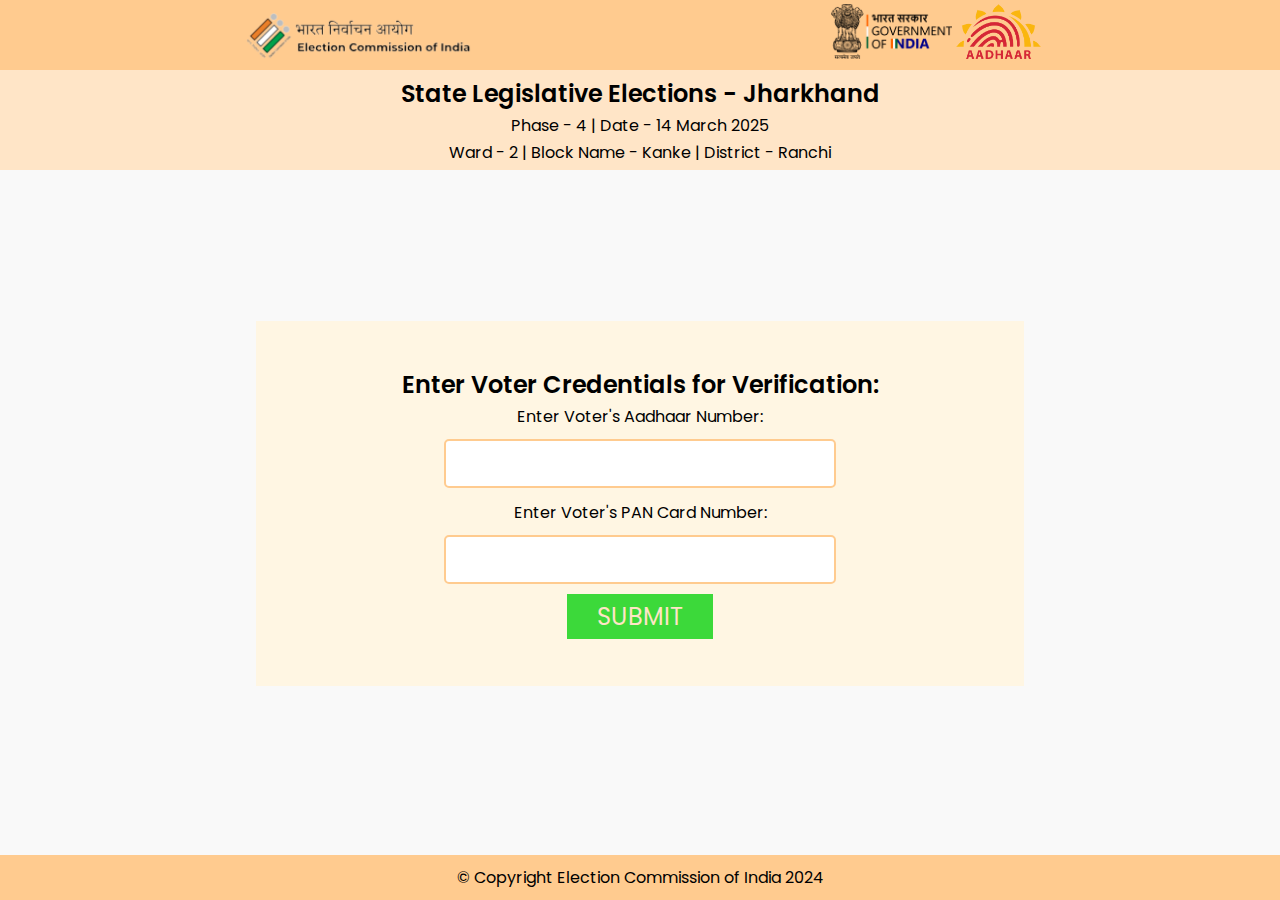
<file: index.html>
<!DOCTYPE html>
<html lang="en">
<head>
    <meta charset="UTF-8">
    <meta name="viewport" content="width=device-width, initial-scale=1.0">
    <title>State Legislative Elections - Jharkhand</title>
    <link rel="stylesheet" href="style.css">
    <script defer src="script.js"></script>
</head>
<body>
    <header class="logos">
        <img class="logo" src="Mediamodifier-Design-Template.png" alt="Logo">
        <div class="rightlogos">    
            <img class="logo" src="Gov of India Logo.png" alt="Gov Logo">
            <img class="logo" src="Aadhaar Logo.png" alt="Aadhaar Logo">
        </div>
    </header>

    <section class="heading">
        <h2>State Legislative Elections - Jharkhand</h2>
        <p>Phase - 4 | Date - 14 March 2025</p>
        <p>Ward - 2 | Block Name - Kanke | District - Ranchi</p>
    </section>

    <main class="content">
        

        <div class="block">
            <div>
                <h2>Enter Voter Credentials for Verification:</h2>
                <p>Enter Voter's Aadhaar Number:</p>
                <input type="text" id="aadhaar">
                <p>Enter Voter's PAN Card Number:</p>
                <input type="text" id="pan">
                
                    <button id="submitBtn">SUBMIT</button>
            </div>
        </div>
    </main>

    <footer>
        &copy; Copyright Election Commission of India 2024
    </footer>

    <div id="popupModal" class="modal">
        <div class="modal-content">
            <p id="popupMessage"></p>
            <!-- <a href="index1.html"> -->
                <button id="closePopup">OK</button>
            </a>
        </div>
    </div>
</body>
</html>
</file>
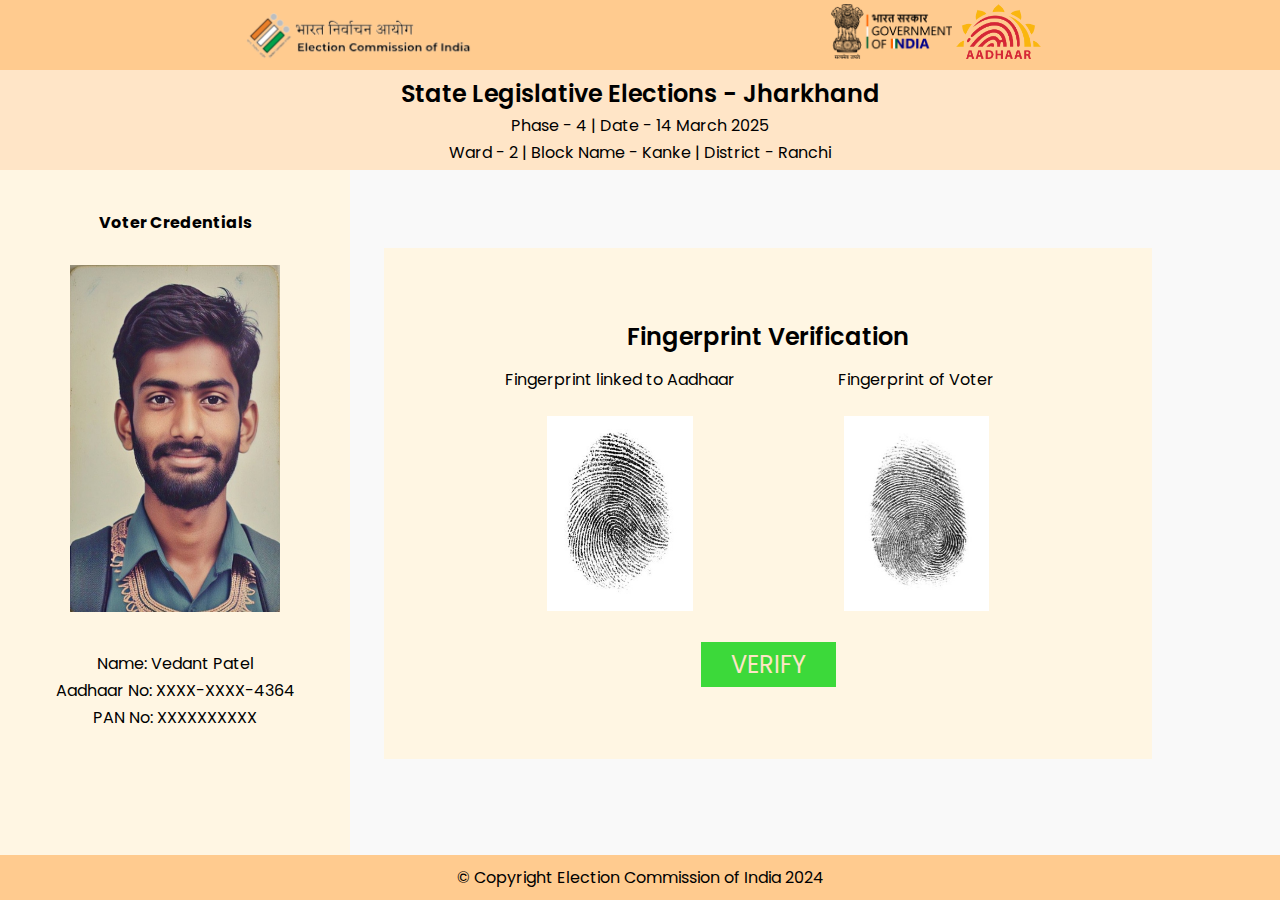
<file: index1.html>
<!DOCTYPE html>
<html lang="en">
<head>
    <meta charset="UTF-8">
    <meta name="viewport" content="width=device-width, initial-scale=1.0">
    <title>State Legislative Elections - Jharkhand</title>
    <link rel="stylesheet" href="style1.css">
    <script defer src="script1.js"></script>
</head>
<body>
    <header class="logos">
        <img class="logo" src="Mediamodifier-Design-Template.png" alt="Logo">
        <div class="rightlogos">    
            <img class="logo" src="Gov of India Logo.png" alt="Gov Logo">
            <img class="logo" src="Aadhaar Logo.png" alt="Aadhaar Logo">
        </div>
    </header>

    <section class="heading">
        <h2>State Legislative Elections - Jharkhand</h2>
        <p>Phase - 4 | Date - 14 March 2025</p>
        <p>Ward - 2 | Block Name - Kanke | District - Ranchi</p>
    </section>

    <main class="content">
        <aside class="votersec">
            <h4>Voter Credentials</h4>
            <img class="voterimg" src="Voter Image.jpg" alt="Voter Image">
            <p>Name: Vedant Patel</p>
            <p>Aadhaar No: XXXX-XXXX-4364</p>
            <p>PAN No: XXXXXXXXXX</p>
        </aside>

        <div class="block">
            <div>
                <h3>Fingerprint Verification</h3>
                <div class="fingerbox">
                    <div class="finger1">
                        <p>Fingerprint linked to Aadhaar</p>
                        <img class="fingerimg" src="Fingerprint Original.jpg" alt="">
                    </div>
                    <div class="finger2">
                        <p>Fingerprint of Voter</p>
                        <img class="fingerimg" src="Fingerprint Live.jpg" alt="">
                    </div>
                </div>
                <button id="verifyBtn">VERIFY</button>
            </div>
        </div>
    </main>

    <footer>
        &copy; Copyright Election Commission of India 2024
    </footer>

    <!-- Custom Pop-up Modal -->
    <div id="popupModal" class="modal">
        <div class="modal-content">
            <p id="popupMessage"></p>
            <a href="index2.html">
                <button id="closePopup">OK</button>
            </a>
        </div>
    </div>
</body>
</html>
</file>
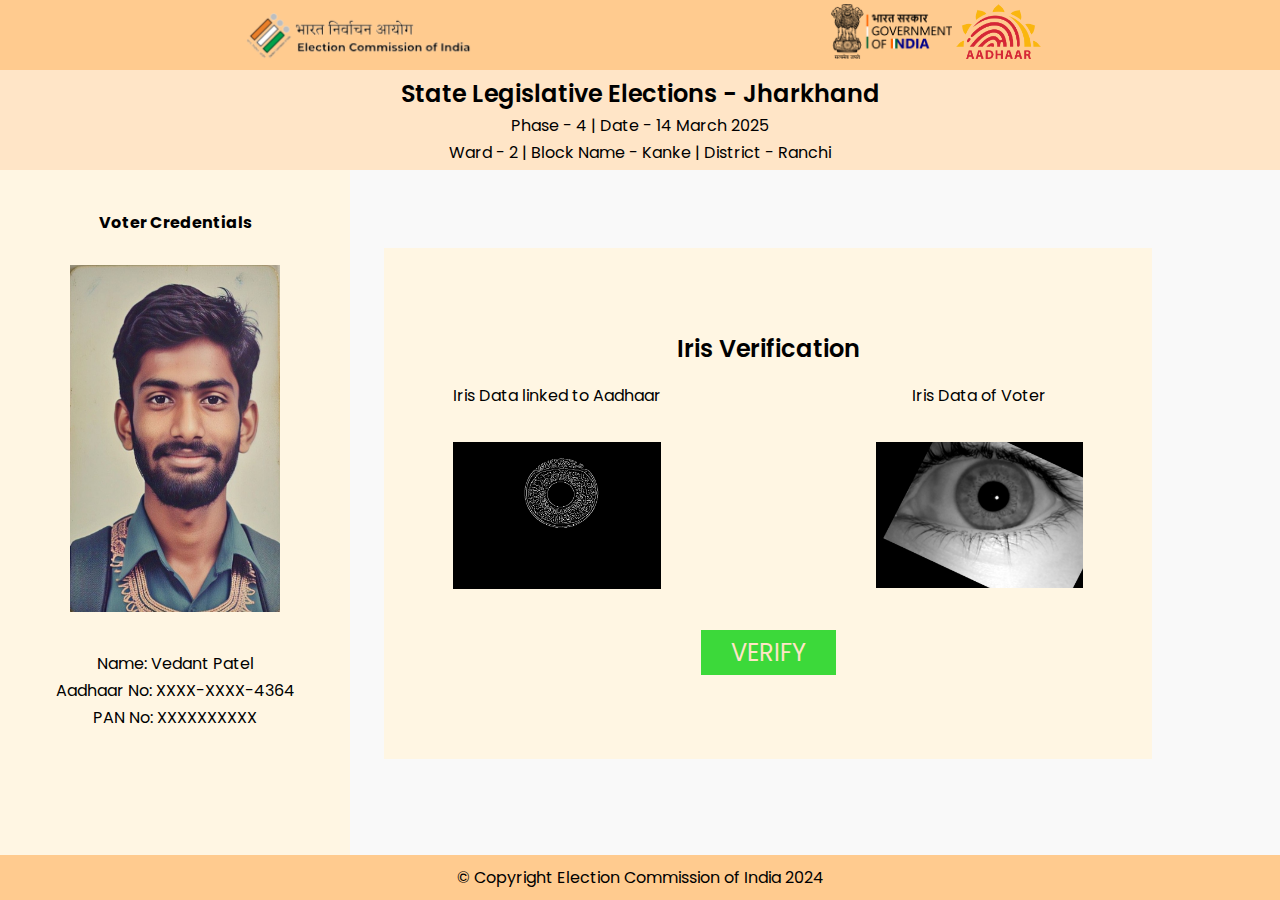
<file: index2.html>
<!DOCTYPE html>
<html lang="en">
<head>
    <meta charset="UTF-8">
    <meta name="viewport" content="width=device-width, initial-scale=1.0">
    <title>State Legislative Elections - Jharkhand</title>
    <link rel="stylesheet" href="style2.css">
    <script defer src="script2.js"></script>
</head>
<body>
    <header class="logos">
        <img class="logo" src="Mediamodifier-Design-Template.png" alt="Logo">
        <div class="rightlogos">    
            <img class="logo" src="Gov of India Logo.png" alt="Gov Logo">
            <img class="logo" src="Aadhaar Logo.png" alt="Aadhaar Logo">
        </div>
    </header>

    <section class="heading">
        <h2>State Legislative Elections - Jharkhand</h2>
        <p>Phase - 4 | Date - 14 March 2025</p>
        <p>Ward - 2 | Block Name - Kanke | District - Ranchi</p>
    </section>

    <main class="content">
        <aside class="votersec">
            <h4>Voter Credentials</h4>
            <img class="voterimg" src="Voter Image.jpg" alt="Voter Image">
            <p>Name: Vedant Patel</p>
            <p>Aadhaar No: XXXX-XXXX-4364</p>
            <p>PAN No: XXXXXXXXXX</p>
        </aside>

        <div class="block">
            <div>
                <h3>Iris Verification</h3>
                <div class="fingerbox">
                    <div class="finger1">
                        <p>Iris Data linked to Aadhaar</p>
                        <img class="fingerimg" src="Iris Data Original.png" alt="Original Iris">
                    </div>
                    <div class="finger2">
                        <p>Iris Data of Voter</p>
                        <img class="fingerimg" src="Iris Data Live.png" alt="Live Iris">
                    </div>
                </div>
                <button id="verifyBtn">VERIFY</button>
            </div>
        </div>
    </main>

    <footer>
        &copy; Copyright Election Commission of India 2024
    </footer>

    <!-- Custom Pop-up Modal -->
    <div id="popupModal" class="modal">
        <div class="modal-content">
            <!-- <span class="close">&times;</span> -->
            <!-- <img src="success-icon.png" alt="Success" class="success-icon"> -->
            <p id="popupMessage"></p>
            <a href="index3.html">
                <button id="closePopup">OK</button>
            </a>
        </div>
    </div>
</body>
</html>
</file>
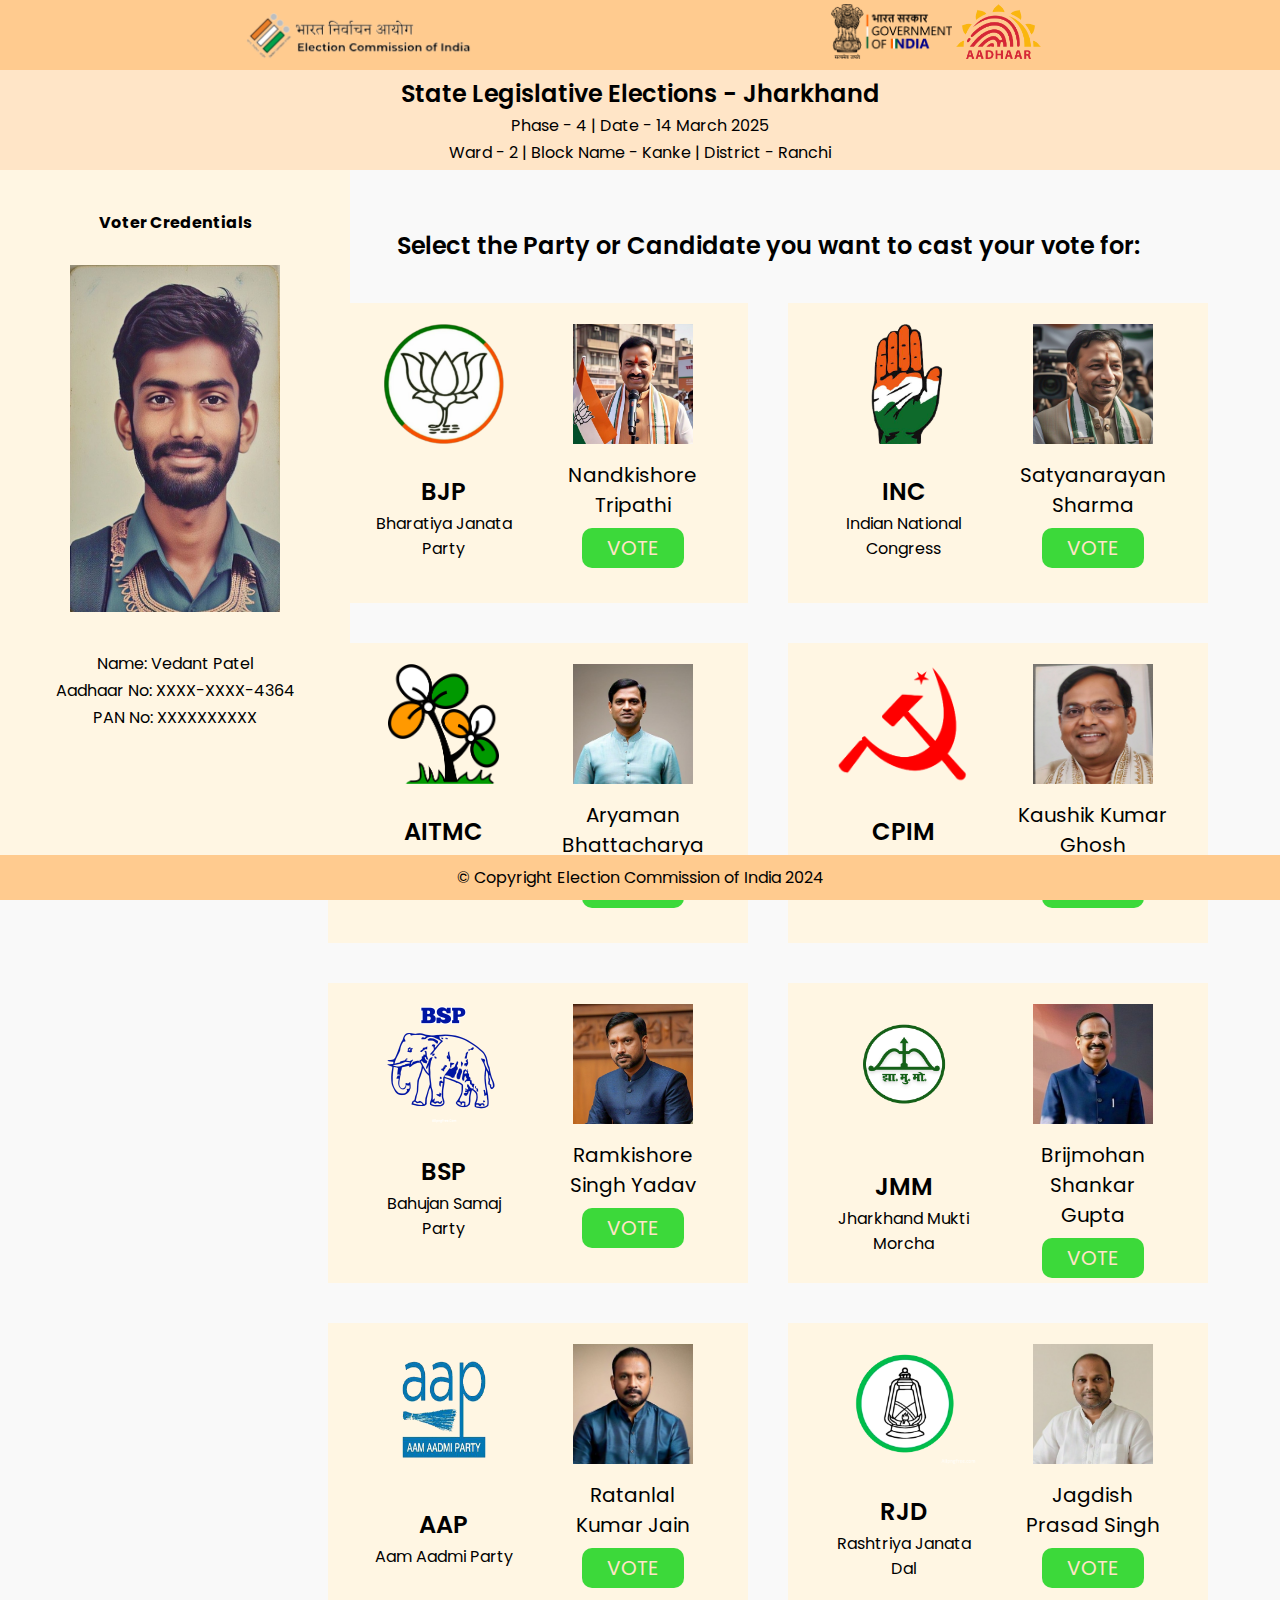
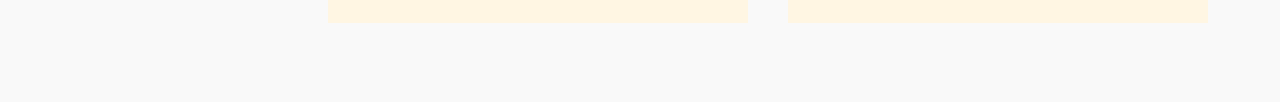
<file: index4.html>
<!DOCTYPE html>
<html lang="en">
<head>
    <meta charset="UTF-8">
    <meta name="viewport" content="width=device-width, initial-scale=1.0">
    <title>State Legislative Elections - Jharkhand</title>
    <link rel="stylesheet" href="style4.css">
    <script src="script4.js"></script>
</head>
<body>
    <header class="logos">
        <img class="logo" src="Mediamodifier-Design-Template.png" alt="Logo">
        <div class="rightlogos">    
            <img class="logo" src="Gov of India Logo.png" alt="Gov Logo">
            <img class="logo" src="Aadhaar Logo.png" alt="Aadhaar Logo">
        </div>
    </header>
    <section class="heading">
        <h2>State Legislative Elections - Jharkhand</h2>
        <p>Phase - 4 | Date - 14 March 2025</p>
        <p>Ward - 2 | Block Name - Kanke | District - Ranchi</p>
    </section>
    <main class="content">
        <aside class="votersec">
            <h4>Voter Credentials</h4>
            <img class="voterimg" src="Voter Image.jpg" alt="Voter Image">
            <p>Name: Vedant Patel</p>
            <p>Aadhaar No: XXXX-XXXX-4364</p>
            <p>PAN No: XXXXXXXXXX</p>
        </aside>
        <section class="allcandidates">
            <h2>Select the Party or Candidate you want to cast your vote for: </h2>
            <div class="candidates">
                <div class="candidate">
                    <div class="candidatelogo">
                        <div class="divpartylogo">
                            <img class="partylogo" src="BJP Logo.png" alt="">
                        </div>
                        <div class="divpartylogo">
                            <img class="partylogo" src="Politician 1.jpg" alt="">
                        </div>
                    </div>
                    <div class="candidatetext">
                        <div class="partytext">
                            <h2>BJP</h2>
                            <p>Bharatiya Janata Party</p>
                        </div>
                        <div class="partytext">
                            <div class="mladeets">
                                Nandkishore Tripathi
                            </div>
                            <button class="vote">
                                VOTE
                            </button>
                        </div>
                    </div>
                </div>
                <div class="candidate">
                    <div class="candidatelogo">
                        <div class="divpartylogo">
                            <img class="partylogo" src="INC_Logo.png" alt="">
                        </div>
                        <div class="divpartylogo">
                            <img class="partylogo" src="Politician 2.jpg" alt="">
                        </div>
                    </div>
                    <div class="candidatetext">
                        <div class="partytext">
                            <h2>INC</h2>
                            <p>Indian National Congress</p>
                        </div>
                        <div class="partytext">
                            <div class="mladeets">
                                Satyanarayan Sharma 
                            </div>
                            <button class="vote">
                                VOTE
                            </button>
                        </div>
                    </div>
                </div>
            </div>
            <div class="candidates">
                <div class="candidate">
                    <div class="candidatelogo">
                        <div class="divpartylogo">
                            <img class="partylogo" src="TMC Logo.png" alt="">
                        </div>
                        <div class="divpartylogo">
                            <img class="partylogo" src="tmc politcian.jpg" alt="">
                        </div>
                    </div>
                    <div class="candidatetext">
                        <div class="partytext">
                            <h2>AITMC</h2>
                            <p>All India Trinamool Congress</p>
                        </div>
                        <div class="partytext">
                            <div class="mladeets">
                                Aryaman Bhattacharya 
                            </div>
                            <button class="vote">
                                VOTE
                            </button>
                        </div>
                    </div>
                </div>
                <div class="candidate">
                    <div class="candidatelogo">
                        <div class="divpartylogo">
                            <img class="partylogo" src="CPIM logo.png" alt="">
                        </div>
                        <div class="divpartylogo">
                            <img class="partylogo" src="cpim politician.jpg" alt="">
                        </div>
                    </div>
                    <div class="candidatetext">
                        <div class="partytext">
                            <h2>CPIM</h2>
                            <p>	Communist Party of India (Marxist)</p>
                        </div>
                        <div class="partytext">
                            <div class="mladeets">
                                Kaushik Kumar Ghosh 
                            </div>
                            <button class="vote">
                                VOTE
                            </button>
                        </div>
                    </div>
                </div>
            </div>
            <div class="candidates">
                <div class="candidate">
                    <div class="candidatelogo">
                        <div class="divpartylogo">
                            <img class="partylogo" src="BSP logo.png" alt="">
                        </div>
                        <div class="divpartylogo">
                            <img class="partylogo" src="BSP politician.jpg" alt="">
                        </div>
                    </div>
                    <div class="candidatetext">
                        <div class="partytext">
                            <h2>BSP</h2>
                            <p>Bahujan Samaj Party</p>
                        </div>
                        <div class="partytext">
                            <div class="mladeets">
                                Ramkishore Singh Yadav
                            </div>
                            <button class="vote">
                                VOTE
                            </button>
                        </div>
                    </div>
                </div>
                <div class="candidate">
                    <div class="candidatelogo">
                        <div class="divpartylogo">
                            <img class="partylogo" src="JMM logo.png" alt="">
                        </div>
                        <div class="divpartylogo">
                            <img class="partylogo" src="JMM politician.jpg" alt="">
                        </div>
                    </div>
                    <div class="candidatetext">
                        <div class="partytext">
                            <h2>JMM</h2>
                            <p>Jharkhand Mukti Morcha</p>
                        </div>
                        <div class="partytext">
                            <div class="mladeets">
                                Brijmohan Shankar Gupta
                            </div>
                            <button class="vote">
                                VOTE
                            </button>
                        </div>
                    </div>
                </div>
            </div>
            <div class="candidates">
                <div class="candidate">
                    <div class="candidatelogo">
                        <div class="divpartylogo">
                            <img class="partylogo" src="AAP logo.png" alt="">
                        </div>
                        <div class="divpartylogo">
                            <img class="partylogo" src="AAP politician.jpg" alt="">
                        </div>
                    </div>
                    <div class="candidatetext">
                        <div class="partytext">
                            <h2>AAP</h2>
                            <p>Aam Aadmi Party</p>
                        </div>
                        <div class="partytext">
                            <div class="mladeets">
                                Ratanlal Kumar Jain
                            </div>
                            <button class="vote">
                                VOTE
                            </button>
                        </div>
                    </div>
                </div>
                <div class="candidate">
                    <div class="candidatelogo">
                        <div class="divpartylogo">
                            <img class="partylogo" src="RJD logo.png" alt="">
                        </div>
                        <div class="divpartylogo">
                            <img class="partylogo" src="RJD politician.jpg" alt="">
                        </div>
                    </div>
                    <div class="candidatetext">
                        <div class="partytext">
                            <h2>RJD</h2>
                            <p>Rashtriya Janata Dal</p>
                        </div>
                        <div class="partytext">
                            <div class="mladeets">
                                Jagdish Prasad Singh 
                            </div>
                            <button class="vote">
                                VOTE
                            </button>
                        </div>
                    </div>
                </div>
            </div>
        </section>
    </main>
    <footer>
        &copy; Copyright Election Commission of India 2024
    </footer>
</body>
</html>
</file>
<file: style.css>
@import url('https://fonts.googleapis.com/css2?family=Poppins:wght@300;400;500;600;700&display=swap');

* {
    margin: 0;
    padding: 0;
    box-sizing: border-box;
    font-family: 'Poppins', sans-serif;
}

body {
    background-color: #f9f9f9;
}

.logos {
    display: flex;
    justify-content: space-around;
    align-items: center;
    background-color: #FFCB8F;
    width: 100%;
    padding: 15px 5%;
    position: fixed;
    top: 0;
    left: 0;
    z-index: 1000;
    height: 70px;
}

a {
    text-decoration: none;
    color: #FFF6E3;
}

.logo {
    height: 55px;
}

.heading {
    text-align: center;
    background-color: #FFE5C7;
    padding: 20px;
    width: 100%;
    position: fixed;
    top: 70px;
    left: 0;
    z-index: 999;
    height: 100px;
    display: flex;
    flex-direction: column;
    justify-content: center;
}

h2 {
    font-size: 24px;
    font-weight: 600;
}

p {
    font-size: 16px;
    margin-top: 2px;
}

.content {
    display: flex;
    width: 100%;
    height: calc(100vh - 170px);
    margin-top: 170px;
    justify-content: center;
    align-items: center;
}

.votersec {
    background-color: #FFF6E3;
    padding-top: 60px;
    text-align: center;
    width: 35%;
    max-width: 350px;
    height: calc(100vh - 150px - 5%);
    position: fixed;
    left: 0;
    top: 150px;
    z-index: 998;
    overflow-y: auto;
}

.voterimg {
    width: 60%;
    height: 60%;
    min-width: 200px;
    max-width: 250px;
    margin-top: 20px;
    padding-top: 10px;
    padding-bottom: 30px;
}

.block {
    background-color: #FFF6E3;
    width: 60%;
    text-align: center;
    display: flex;
    flex-direction: column;
    justify-content: center;
    align-items: center;
    height: 50%;
    margin-bottom: 5%;
    margin-left: 10%;
    margin-right: 10%;
}

button {
    font-size: 24px;
    padding: 5px 30px;
    background-color: rgba(46, 214, 46, 0.932);
    border: none;
    color: #FFE5C7;
    cursor: pointer;
    transition: all 0.3s ease;
}

button:hover {
    background-color: #28a745;
    transform: scale(1.05);
}

/* Input Fields */
input[type="text"] {
    width: 80%;
    padding: 10px;
    border: 2px solid #FFCB8F;
    border-radius: 5px;
    font-size: 16px;
    margin: 10px 0;
    transition: border 0.3s ease, box-shadow 0.3s ease;
}

input[type="text"]:focus {
    border-color: #FF6F20;
    box-shadow: 0 0 5px rgba(255, 111, 32, 0.5);
    outline: none;
}

/* Footer */
footer {
    background-color: #FFCB8F;
    height: 5%;
    display: flex;
    align-items: center;
    justify-content: center;
    position: fixed;
    top: 95%;
    width: 100%;
}

/* Custom Pop-up Modal */
.modal {
    display: none; /* Ensures the modal is hidden on page load */
    position: fixed;
    z-index: 1000;
    left: 0;
    top: 0;
    width: 100%;
    height: 100%;
    background-color: rgba(0, 0, 0, 0.5);
    align-items: center;
    justify-content: center;
}

.modal-content {
    background-color: white;
    padding: 20px;
    border-radius: 10px;
    text-align: center;
    box-shadow: 0 4px 8px rgba(0, 0, 0, 0.2);
    width: 300px;
}

.modal-content p {
    font-size: 18px;
    margin-bottom: 15px;
}

#closePopup {
    background-color: #28a745;
    color: white;
    border: none;
    padding: 10px 20px;
    font-size: 16px;
    border-radius: 5px;
    cursor: pointer;
}

#closePopup:hover {
    background-color: #218838;
}
</file>
<file: style1.css>
@import url('https://fonts.googleapis.com/css2?family=Poppins:wght@300;400;500;600;700&display=swap');

* {
    margin: 0;
    padding: 0;
    box-sizing: border-box;
    font-family: 'Poppins', sans-serif;
}

body {
    background-color: #f9f9f9;
}

.logos {
    display: flex;
    justify-content: space-around;
    align-items: center;
    background-color: #FFCB8F;
    width: 100%;
    padding: 15px 5%;
    position: fixed;
    top: 0;
    left: 0;
    z-index: 1000;
    height: 70px;
}

.logo {
    height: 55px;
}

.heading {
    text-align: center;
    background-color: #FFE5C7;
    padding: 20px;
    width: 100%;
    position: fixed;
    top: 70px;
    left: 0;
    z-index: 999;
    height: 100px;
    display: flex;
    flex-direction: column;
    justify-content: center;
}

h2 {
    font-size: 24px;
    font-weight: 600;
}

p {
    font-size: 16px;
    margin-top: 2px;
}

.content {
    display: flex;
    width: 100%;
    height: calc(100vh - 170px);
    margin-top: 170px;
    justify-content: center;
    align-items: center;
}

.votersec {
    background-color: #FFF6E3;
    padding-top: 60px;
    text-align: center;
    width: 35%;
    max-width: 350px;
    height: calc(100vh - 150px - 5%);
    position: fixed;
    left: 0;
    top: 150px;
    z-index: 998;
    overflow-y: auto;
}

.voterimg {
    width: 60%;
    height: 60%;
    min-width: 200px;
    max-width: 250px;
    margin-top: 20px;
    padding-top: 10px;
    padding-bottom: 30px;
}

.block {
    background-color: #FFF6E3;
    width: 60%;
    text-align: center;
    display: flex;
    flex-direction: column;
    justify-content: center;
    align-items: center;
    height: 70%;
    margin-bottom: 5%;
    margin-left: 30%;
    margin-right: 10%;
}

button {
    font-size: 24px;
    padding: 5px 30px;
    background-color: rgba(46, 214, 46, 0.932);
    border: none;
    color: #FFE5C7;
    cursor: pointer;
    transition: all 0.3s ease;
}

button:hover {
    background-color: #28a745;
    transform: scale(1.05);
}

/* Input Fields */
input[type="text"] {
    width: 80%;
    padding: 10px;
    border: 2px solid #FFCB8F;
    border-radius: 5px;
    font-size: 16px;
    margin: 10px 0;
    transition: border 0.3s ease, box-shadow 0.3s ease;
}

input[type="text"]:focus {
    border-color: #FF6F20;
    box-shadow: 0 0 5px rgba(255, 111, 32, 0.5);
    outline: none;
}

/* Footer */
footer {
    background-color: #FFCB8F;
    height: 5%;
    display: flex;
    align-items: center;
    justify-content: center;
    position: fixed;
    top: 95%;
    width: 100%;
}

/* Custom Pop-up Modal */
.modal {
    display: none; /* Ensures the modal is hidden on page load */
    position: fixed;
    z-index: 1000;
    left: 0;
    top: 0;
    width: 100%;
    height: 100%;
    background-color: rgba(0, 0, 0, 0.5);
    align-items: center;
    justify-content: center;
}

.modal-content {
    background-color: white;
    padding: 20px;
    border-radius: 10px;
    text-align: center;
    box-shadow: 0 4px 8px rgba(0, 0, 0, 0.2);
    width: 300px;
}

.modal-content p {
    font-size: 18px;
    margin-bottom: 15px;
}

.fingerbox {
    display: flex;
    width: 100%;
    gap: 10%;
}

a {
    text-decoration: none;
    color: #FFF6E3;
}

h3 {
    font-size: 24px;
    font-weight: 600;
    margin-bottom: 2%;
}

.fingerimg {
    width: 60%;
    margin: 10%;
}

#closePopup {
    background-color: #28a745;
    color: white;
    border: none;
    padding: 10px 20px;
    font-size: 16px;
    border-radius: 5px;
    cursor: pointer;
}

#closePopup:hover {
    background-color: #218838;
}
</file>
<file: style2.css>
@import url('https://fonts.googleapis.com/css2?family=Poppins:wght@300;400;500;600;700&display=swap');

* {
    margin: 0;
    padding: 0;
    box-sizing: border-box;
    font-family: 'Poppins', sans-serif;
}

body {
    background-color: #f9f9f9;
}

.logos {
    display: flex;
    justify-content: space-around;
    align-items: center;
    background-color: #FFCB8F;
    width: 100%;
    padding: 15px 5%;
    position: fixed;
    top: 0;
    left: 0;
    z-index: 1000;
    height: 70px;
}

.logo {
    height: 55px;
}

.heading {
    text-align: center;
    background-color: #FFE5C7;
    padding: 20px;
    width: 100%;
    position: fixed;
    top: 70px;
    left: 0;
    z-index: 999;
    height: 100px;
    display: flex;
    flex-direction: column;
    justify-content: center;
}

h2 {
    font-size: 24px;
    font-weight: 600;
}

p {
    font-size: 16px;
    margin-top: 2px;
}

.content {
    display: flex;
    width: 100%;
    height: calc(100vh - 170px);
    margin-top: 170px;
    justify-content: center;
    align-items: center;
}

.votersec {
    background-color: #FFF6E3;
    padding-top: 60px;
    text-align: center;
    width: 35%;
    max-width: 350px;
    height: calc(100vh - 150px - 5%);
    position: fixed;
    left: 0;
    top: 150px;
    z-index: 998;
    overflow-y: auto;
}

.voterimg {
    width: 60%;
    height: 60%;
    min-width: 200px;
    max-width: 250px;
    margin-top: 20px;
    padding-top: 10px;
    padding-bottom: 30px;
}

.block {
    background-color: #FFF6E3;
    width: 60%;
    text-align: center;
    display: flex;
    flex-direction: column;
    justify-content: center;
    align-items: center;
    height: 70%;
    margin-bottom: 5%;
    margin-left: 30%;
    margin-right: 10%;
}

button {
    font-size: 24px;
    padding: 5px 30px;
    background-color: rgba(46, 214, 46, 0.932);
    border: none;
    color: #FFE5C7;
    cursor: pointer;
    transition: all 0.3s ease;
}

button:hover {
    background-color: #28a745;
    transform: scale(1.05);
}

/* Input Fields */
input[type="text"] {
    width: 80%;
    padding: 10px;
    border: 2px solid #FFCB8F;
    border-radius: 5px;
    font-size: 16px;
    margin: 10px 0;
    transition: border 0.3s ease, box-shadow 0.3s ease;
}

input[type="text"]:focus {
    border-color: #FF6F20;
    box-shadow: 0 0 5px rgba(255, 111, 32, 0.5);
    outline: none;
}

/* Footer */
footer {
    background-color: #FFCB8F;
    height: 5%;
    display: flex;
    align-items: center;
    justify-content: center;
    position: fixed;
    top: 95%;
    width: 100%;
}

/* Custom Pop-up Modal */
.modal {
    display: none; /* Ensures the modal is hidden on page load */
    position: fixed;
    z-index: 1000;
    left: 0;
    top: 0;
    width: 100%;
    height: 100%;
    background-color: rgba(0, 0, 0, 0.5);
    align-items: center;
    justify-content: center;
}

.modal-content {
    background-color: white;
    padding: 20px;
    border-radius: 10px;
    text-align: center;
    box-shadow: 0 4px 8px rgba(0, 0, 0, 0.2);
    width: 300px;
}

a {
    text-decoration: none;
    color: #FFF6E3;
}

.modal-content p {
    font-size: 18px;
    margin-bottom: 15px;
}

.fingerbox {
    display: flex;
    width: 100%;
    gap: 10%;
}

h3 {
    font-size: 24px;
    font-weight: 600;
    margin-bottom: 2%;
}

.fingerimg {
    width: 60%;
    margin: 10%;
}

#closePopup {
    background-color: #28a745;
    color: white;
    border: none;
    padding: 10px 20px;
    font-size: 16px;
    border-radius: 5px;
    cursor: pointer;
}

#closePopup:hover {
    background-color: #218838;
}
</file>
<file: style4.css>
@import url('https://fonts.googleapis.com/css2?family=Poppins:wght@300;400;500;600;700&display=swap');

* {
    margin: 0;
    padding: 0;
    box-sizing: border-box;
    font-family: 'Poppins', sans-serif;
}

body {
    /* display: flex; */
    background-color: #f9f9f9;
}

.logos {
    display: flex;
    justify-content: space-around;
    align-items: center;
    background-color: #FFCB8F;
    width: 100%;
    padding: 15px 5%;
    position: fixed;
    top: 0;
    left: 0;
    z-index: 1000;
    height: 70px;
}

.logo {
    height: 55px;
}

a {
    text-decoration: none;
    color: #FFF6E3;
}

.heading {
    text-align: center;
    background-color: #FFE5C7;
    padding: 20px;
    width: 100%;
    position: fixed;
    top: 70px;
    left: 0;
    z-index: 999;
    height: 100px;
    display: flex;
    flex-direction: column;
    justify-content: center;
}

h2 {
    font-size: 24px;
    font-weight: 600;
}

p {
    font-size: 16px;
    margin-top: 2px;
}

.content {
    display: flex;
    width: 100%;
    margin-top: 150px;
}

.votersec {
    background-color: #FFF6E3;
    padding-top: 60px;
    text-align: center;
    width: 35%;
    max-width: 350px;
    height: calc(100vh - 150px - 5%);
    position: fixed;
    left: 0;
    top: 150px;
    z-index: 998;
    overflow-y: auto;
}

.voterimg {
    width: 60%;
    height: 60%;
    min-width: 200px;
    max-width: 250px;
    margin-top: 20px;
    padding-top: 10px;
    padding-bottom: 30px;
}

.allcandidates {
    display: flex;
    flex-wrap: wrap;
    justify-content: center;
    gap: 40px;
    width: 75%;
    margin-left: 22.5%;
    margin-top: 3%;
    margin-bottom: 3%;
    padding: 40px;
}

.candidates {
    display: flex;
    justify-content: center;
    align-items: center;
    gap: 40px;
    width: 100%;
    /* max-width: 800px; */
}

.candidate {
    background-color: #FFF6E3;
    width: 50%;
    height: 300px;
    display: flex;
    flex-direction: column;
    /* box-shadow: 0px 4px 6px rgba(0, 0, 0, 0.1); */
}

.candidatetext {
    width: 100%;
    display: flex;
    padding-bottom: 5%;
    padding-left: 5%;
    padding-right: 5%;
}

.partytext {
    display: flex;
    flex-direction: column;
    align-items: center;
    justify-content: center;
    width: 50%;
    padding: 5%;
    padding-top: 2%;
    text-align: center;
}

.mladeets {
    font-size: 20px;
}

.divpartylogo {
    width: 50%;
    height: 100%;
    display: flex;
    align-items: center;
    justify-content: center;
}

.candidatelogo {
    width: 100%;
    height: 50%;
    display: flex;
    flex-direction: row;
    justify-content: space-around;
    align-items: flex-start;
    padding: 5%;
    padding-bottom: 2%;
}

.partylogo {
    max-height: 100%;
    max-height: 120px;
}

.vote {
    padding: 5px 25px 5px 25px;
    font-size: 20px;
    margin: 5%;
    color: #FFE5C7;
    background-color: rgba(46, 214, 46, 0.932);
    border: none;
    border-radius: 10px;
}

footer {
    background-color: #FFCB8F;
    height: 5%;
    display: flex;
    align-items: center;
    justify-content: center;
    position: fixed;
    top: 95%;
    width: 100%;

}

@media (max-width: 768px) {
    .logos {
        flex-direction: column;
        text-align: center;
        height: auto;
    }
    .heading {
        top: auto;
        position: relative;
    }
    .content {
        flex-direction: column;
    }
    .votersec {
        position: relative;
        width: 100%;
        height: auto;
        top: auto;
    }
    .allcandidates {
        width: 100%;
        margin-left: 0;
    }
    .candidates {
        flex-direction: column;
        align-items: center;
    }
    .candidate {
        width: 100%;
    }
}
</file>
